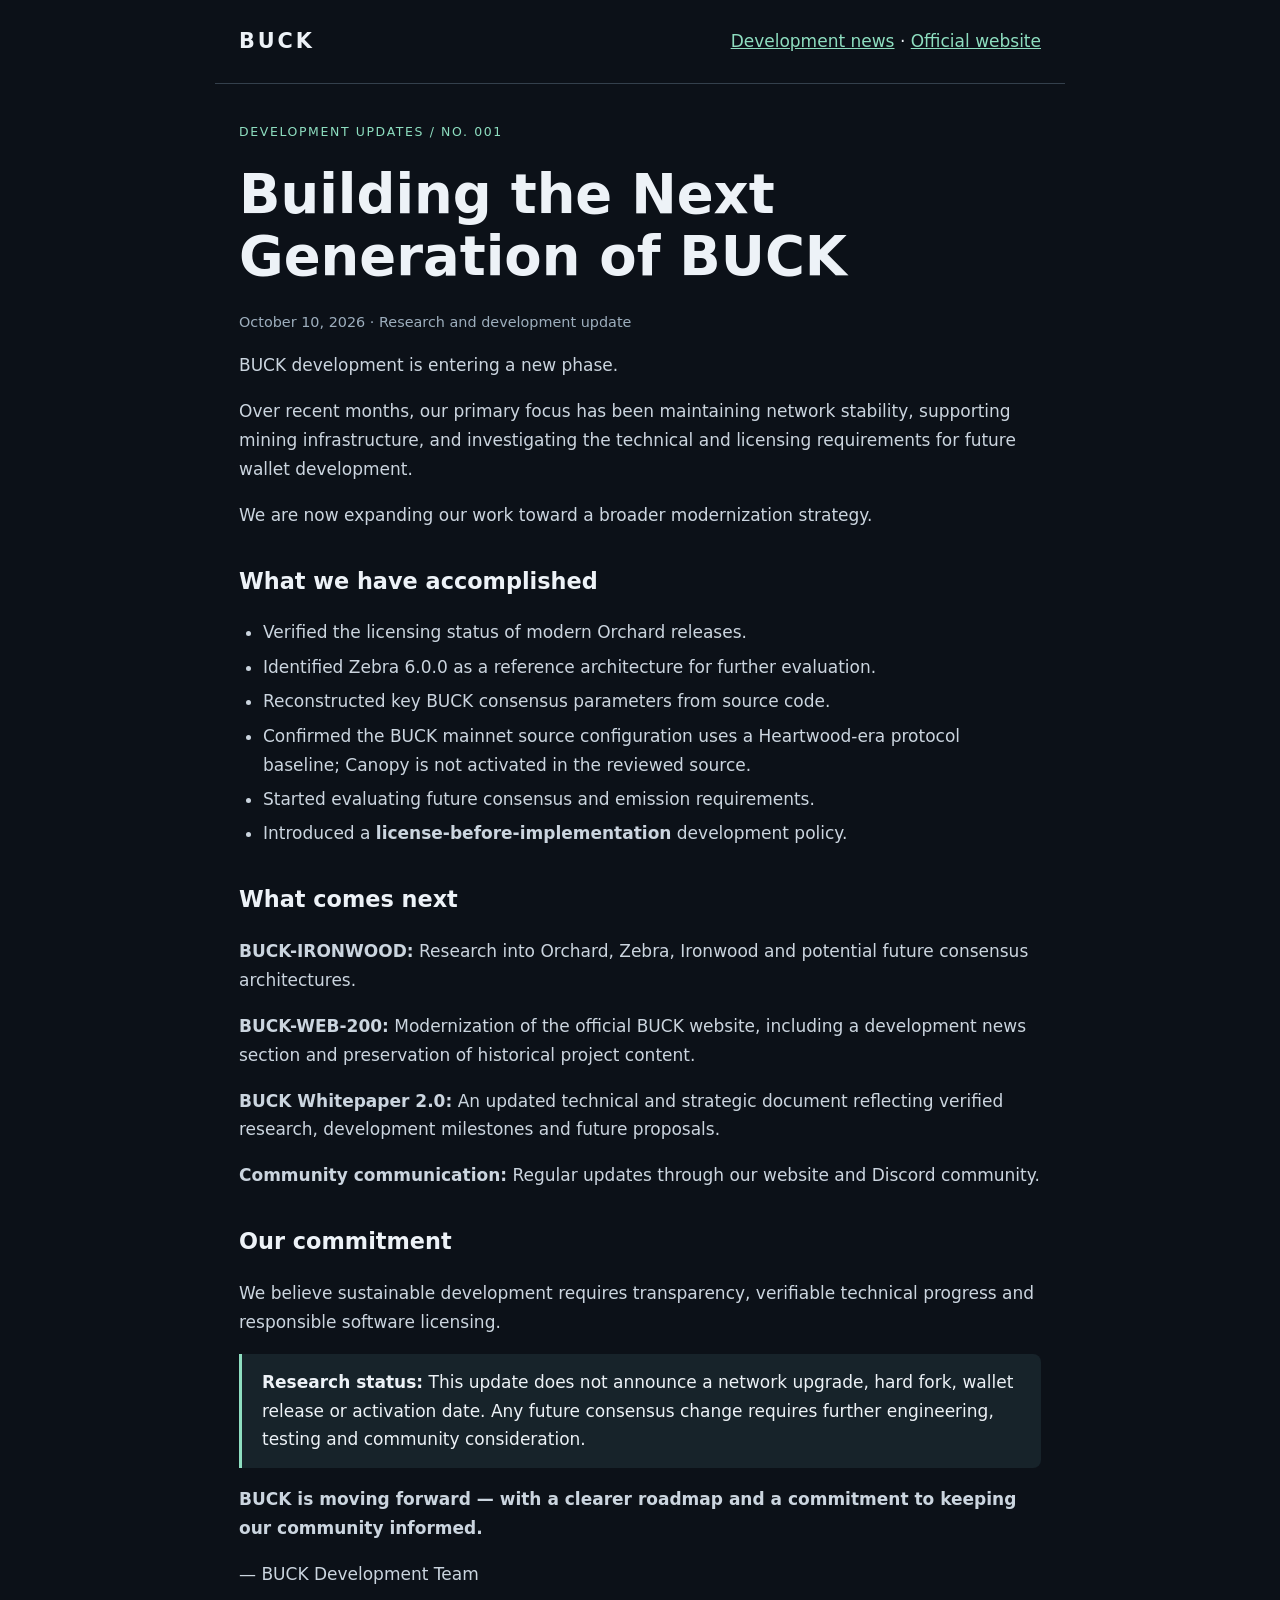
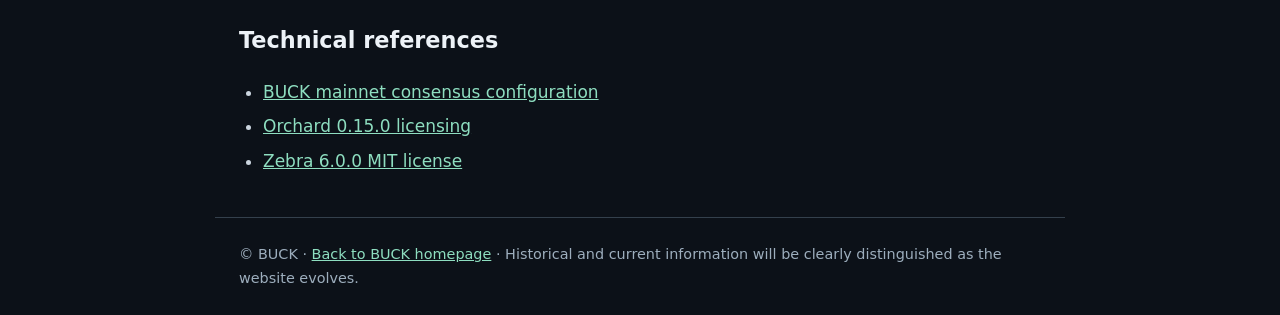
<file: development-update-001.html>
<!doctype html>
<html lang="en" translate="no">
<head>
<meta charset="utf-8">
<meta name="viewport" content="width=device-width,initial-scale=1">
<meta name="description" content="BUCK Development Update #1: architecture research, licensing, consensus baseline and website modernization.">
<title>BUCK Development Update #1 | BUCK</title>
<style>
:root{color-scheme:dark}*{box-sizing:border-box}body{margin:0;background:#0c1118;color:#edf2f7;font:17px/1.7 system-ui,-apple-system,Segoe UI,sans-serif}a{color:#8edec0}header,main,footer{max-width:850px;margin:auto;padding:24px}header{display:flex;justify-content:space-between;align-items:center;border-bottom:1px solid #34404c}header strong{letter-spacing:.14em;font-size:1.3rem}.tag{font-size:.78rem;color:#8edec0;text-transform:uppercase;letter-spacing:.13em}h1{font-size:clamp(2rem,5vw,3.4rem);line-height:1.14;margin:.4em 0}h2{font-size:1.4rem;margin-top:2rem}p,li{color:#cbd5df}ul{padding-left:1.5rem}li{margin:.35rem 0}.meta{color:#9daebd;font-size:.9rem}.note{border-left:3px solid #8edec0;padding:14px 20px;background:#17232a;border-radius:0 8px 8px 0}footer{border-top:1px solid #34404c;font-size:.9rem;color:#9daebd}header strong{white-space:nowrap}header{gap:12px;flex-wrap:wrap}a:focus-visible{outline:2px solid #8edec0;outline-offset:4px}
</style>
</head>
<body>
<header><strong class="notranslate" translate="no" aria-label="BUCK">BUCK</strong><nav aria-label="Page navigation"><a href="development.html">Development news</a> · <a href="/">Official website</a></nav></header>
<main>
<p class="tag">Development Updates / No. 001</p>
<h1>Building the Next Generation of BUCK</h1>
<p class="meta"><time datetime="2026-10-10">October 10, 2026</time> · Research and development update</p>
<p>BUCK development is entering a new phase.</p>
<p>Over recent months, our primary focus has been maintaining network stability, supporting mining infrastructure, and investigating the technical and licensing requirements for future wallet development.</p>
<p>We are now expanding our work toward a broader modernization strategy.</p>
<h2>What we have accomplished</h2>
<ul>
<li>Verified the licensing status of modern Orchard releases.</li>
<li>Identified Zebra 6.0.0 as a reference architecture for further evaluation.</li>
<li>Reconstructed key BUCK consensus parameters from source code.</li>
<li>Confirmed the BUCK mainnet source configuration uses a Heartwood-era protocol baseline; Canopy is not activated in the reviewed source.</li>
<li>Started evaluating future consensus and emission requirements.</li>
<li>Introduced a <strong>license-before-implementation</strong> development policy.</li>
</ul>
<h2>What comes next</h2>
<p><strong>BUCK-IRONWOOD:</strong> Research into Orchard, Zebra, Ironwood and potential future consensus architectures.</p>
<p><strong>BUCK-WEB-200:</strong> Modernization of the official BUCK website, including a development news section and preservation of historical project content.</p>
<p><strong>BUCK Whitepaper 2.0:</strong> An updated technical and strategic document reflecting verified research, development milestones and future proposals.</p>
<p><strong>Community communication:</strong> Regular updates through our website and Discord community.</p>
<h2>Our commitment</h2>
<p>We believe sustainable development requires transparency, verifiable technical progress and responsible software licensing.</p>
<div class="note"><strong>Research status:</strong> This update does not announce a network upgrade, hard fork, wallet release or activation date. Any future consensus change requires further engineering, testing and community consideration.</div>
<p><strong>BUCK is moving forward — with a clearer roadmap and a commitment to keeping our community informed.</strong></p>
<p>— BUCK Development Team</p>
<h2>Technical references</h2>
<ul>
<li><a href="https://github.com/BuckCoin/buck/blob/master/src/chainparams.cpp">BUCK mainnet consensus configuration</a></li>
<li><a href="https://github.com/zcash/orchard/blob/0.15.0/COPYING.md">Orchard 0.15.0 licensing</a></li>
<li><a href="https://github.com/ZcashFoundation/zebra/blob/v6.0.0/LICENSE-MIT">Zebra 6.0.0 MIT license</a></li>
</ul>
</main>
<footer>© BUCK · <a href="/">Back to BUCK homepage</a> · Historical and current information will be clearly distinguished as the website evolves.</footer>
</body>
</html>
</file>
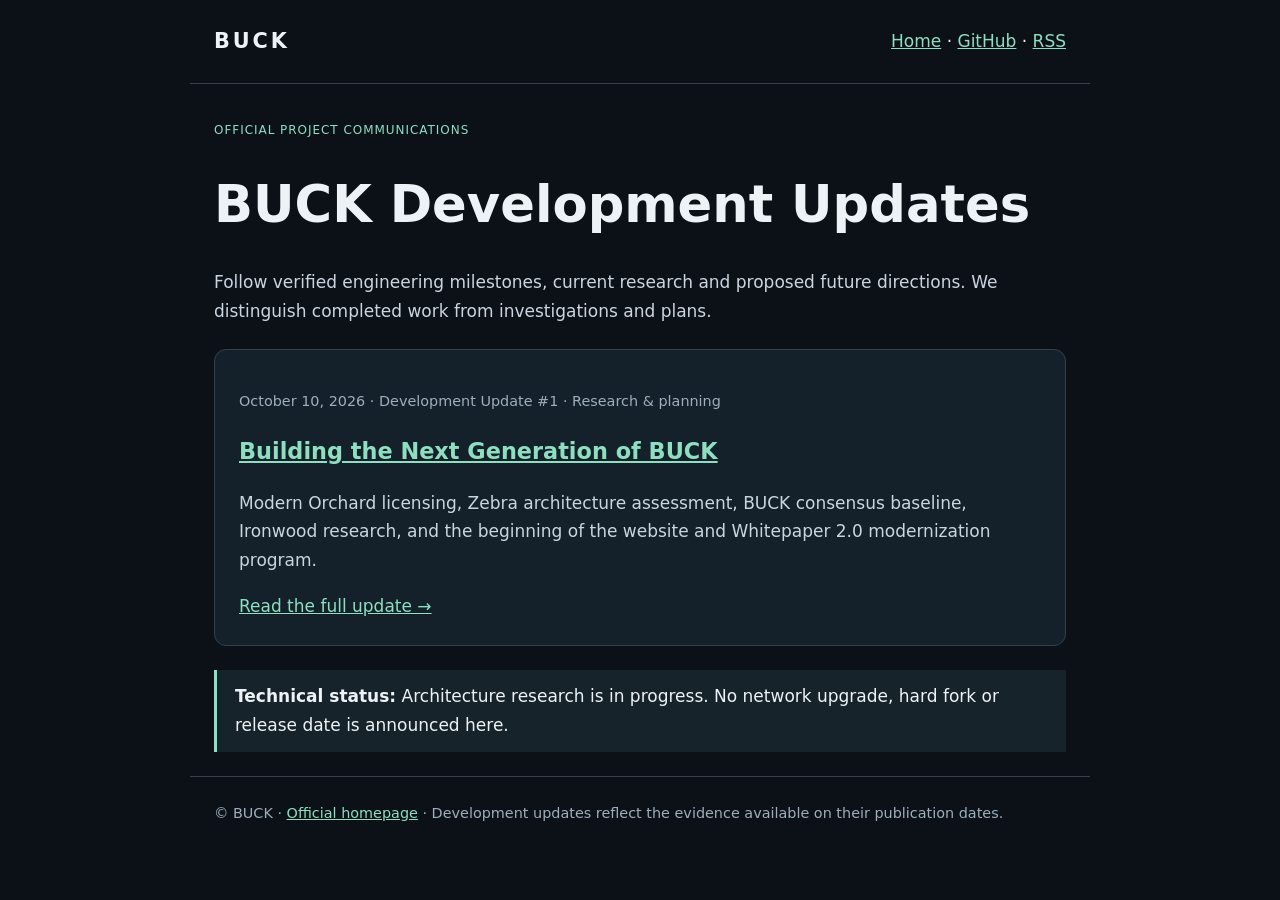
<file: development.html>
<!doctype html>
<html lang="en" translate="no">
<head>
<meta charset="utf-8">
<meta name="viewport" content="width=device-width,initial-scale=1">
<meta name="description" content="Official BUCK development updates: verified engineering progress, licensing research, network plans and website modernization.">
<title>Development Updates | BUCK</title>
<style>
:root{color-scheme:dark}*{box-sizing:border-box}
body{margin:0;background:#0c1118;color:#edf2f7;font:17px/1.7 system-ui,-apple-system,Segoe UI,sans-serif}
a{color:#8edec0}header,main,footer{max-width:900px;margin:auto;padding:24px}
header{display:flex;justify-content:space-between;align-items:center;gap:16px;border-bottom:1px solid #34404c}
header strong{letter-spacing:.14em;font-size:1.3rem}
h1{font-size:clamp(2rem,5vw,3.2rem);line-height:1.14}
h2{font-size:1.4rem}
p{color:#cbd5df}.meta{color:#9daebd;font-size:.9rem}
.card{border:1px solid #34404c;background:#14202a;padding:24px;border-radius:12px;margin:24px 0}
.tag{font-size:.75rem;letter-spacing:.08em;text-transform:uppercase;color:#8edec0}
.note{border-left:3px solid #8edec0;padding:12px 18px;background:#17232a}
footer{border-top:1px solid #34404c;color:#9daebd;font-size:.9rem}
header strong{white-space:nowrap}a:focus-visible{outline:2px solid #8edec0;outline-offset:4px}
</style>
</head>
<body>
<header><strong class="notranslate" translate="no" aria-label="BUCK">BUCK</strong><nav aria-label="Page navigation"><a href="index.html">Home</a> · <a href="https://github.com/BuckCoin">GitHub</a> · <a href="development.xml" aria-label="Subscribe to BUCK development RSS">RSS</a></nav></header>
<main>
<p class="tag">Official project communications</p>
<h1>BUCK Development Updates</h1>
<p>Follow verified engineering milestones, current research and proposed future directions. We distinguish completed work from investigations and plans.</p>
<section aria-label="Development news">
<!-- ADD NEWEST VERIFIED DEVELOPMENT UPDATES ABOVE THE EXISTING ARTICLES. -->
<article class="card">
<p class="meta"><time datetime="2026-10-10">October 10, 2026</time> · Development Update #1 · Research &amp; planning</p>
<h2><a href="development-update-001.html">Building the Next Generation of BUCK</a></h2>
<p>Modern Orchard licensing, Zebra architecture assessment, BUCK consensus baseline, Ironwood research, and the beginning of the website and Whitepaper 2.0 modernization program.</p>
<a href="development-update-001.html" aria-label="Read Development Update 1">Read the full update →</a>
</article>
</section>
<aside class="note"><strong>Technical status:</strong> Architecture research is in progress. No network upgrade, hard fork or release date is announced here.</aside>
</main>
<footer>© BUCK · <a href="index.html">Official homepage</a> · Development updates reflect the evidence available on their publication dates.</footer>
</body>
</html>
</file>
